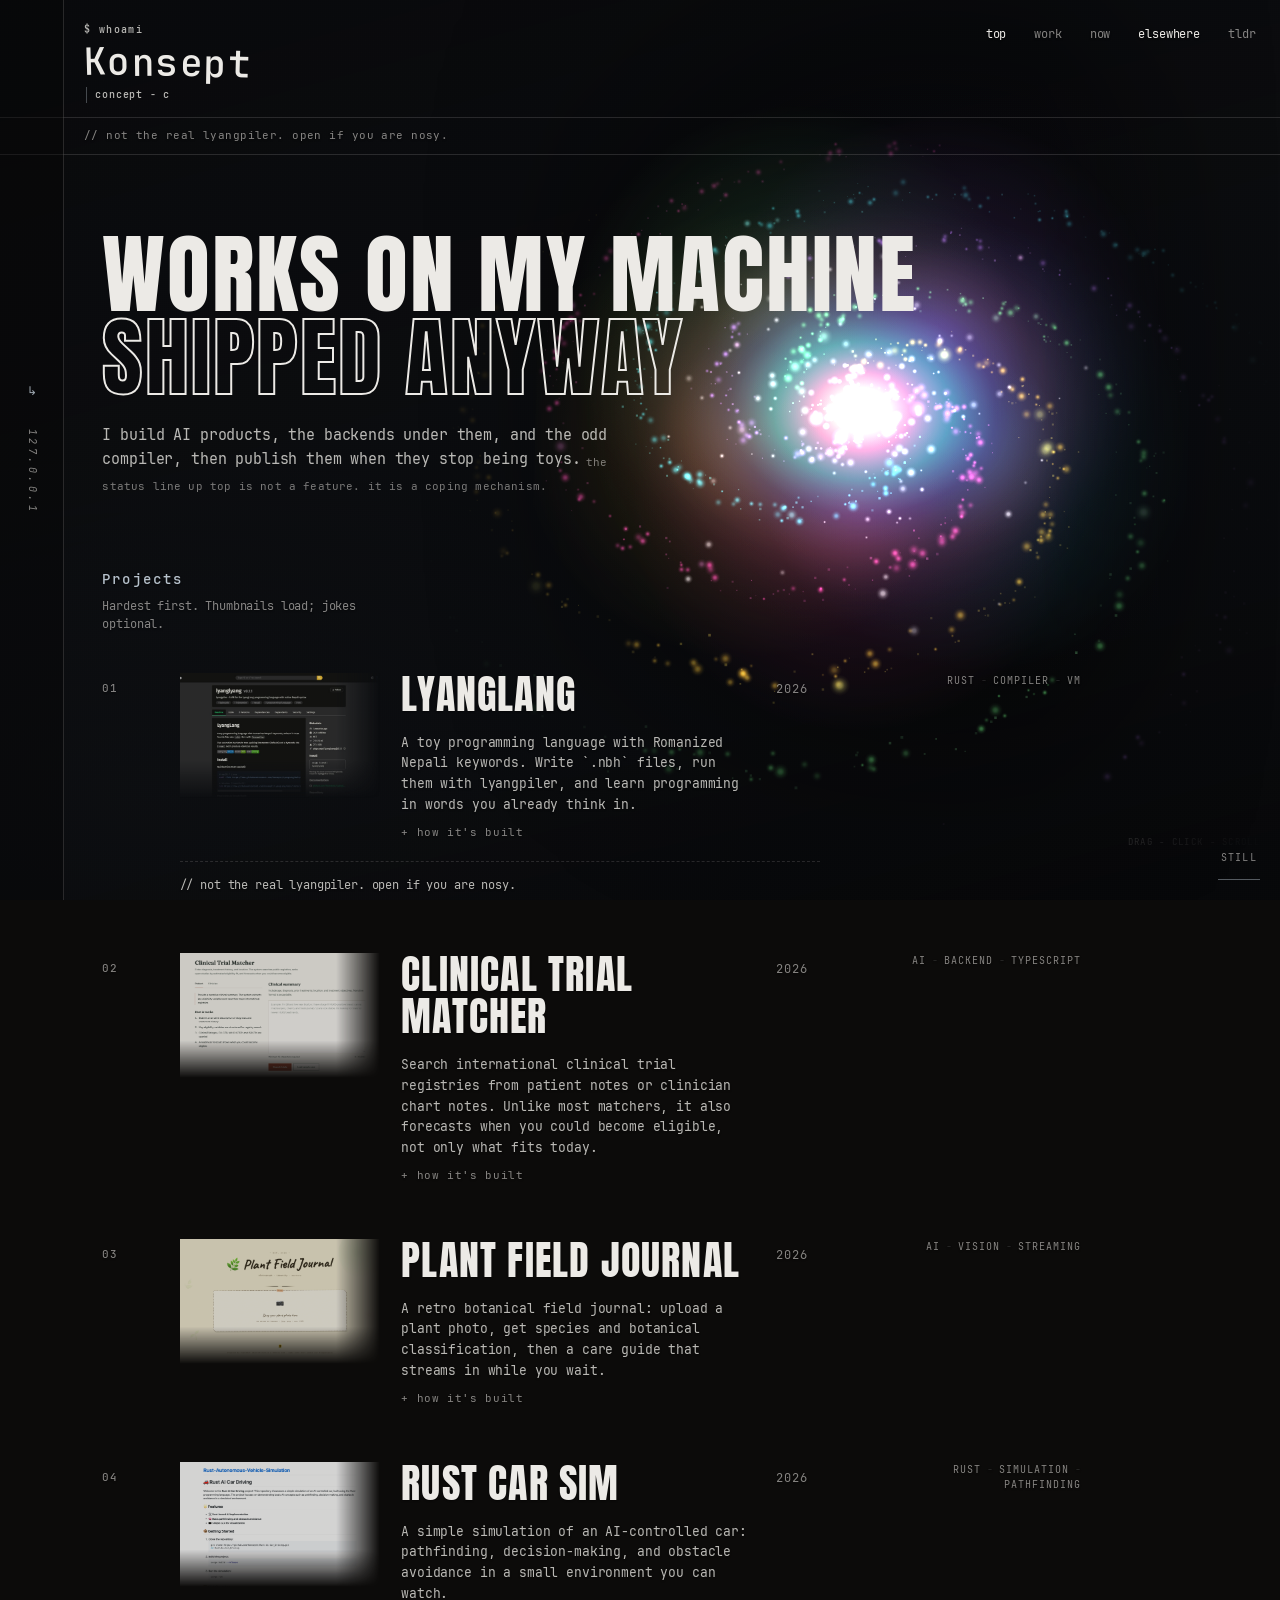
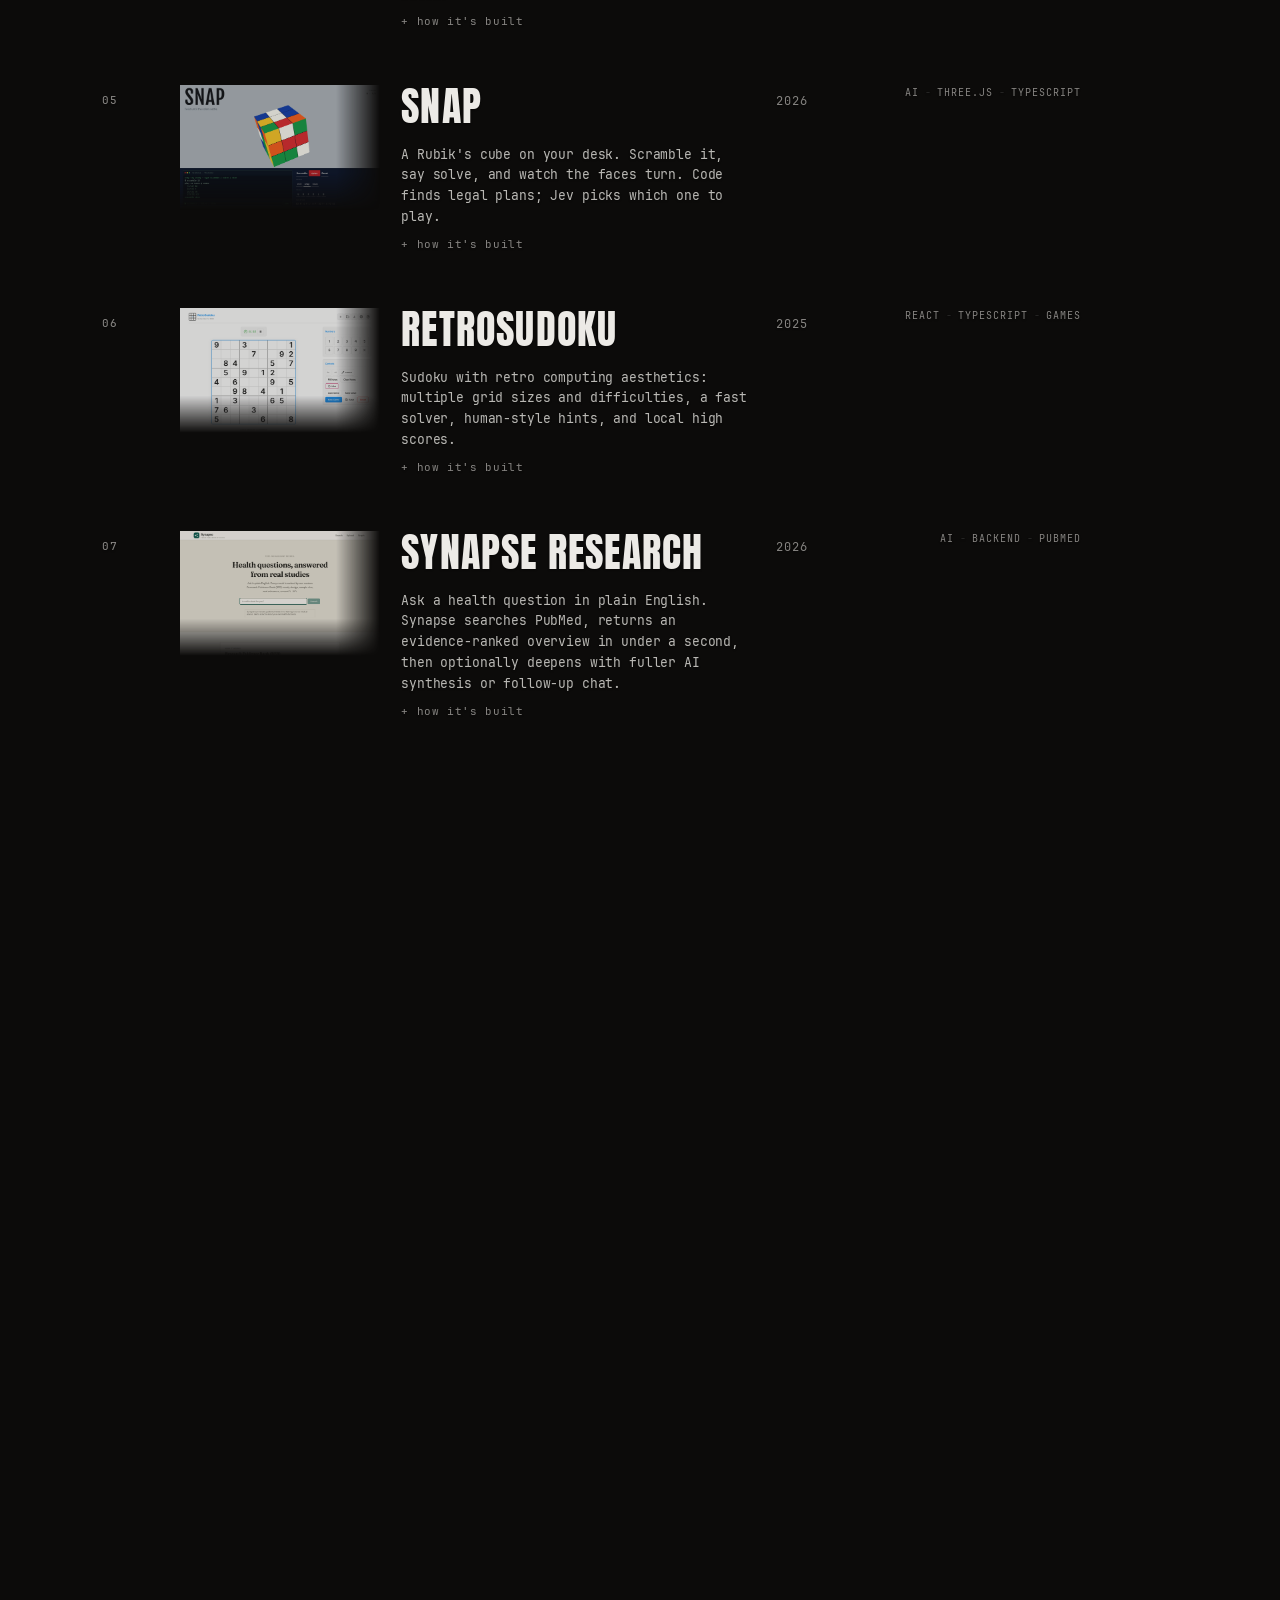
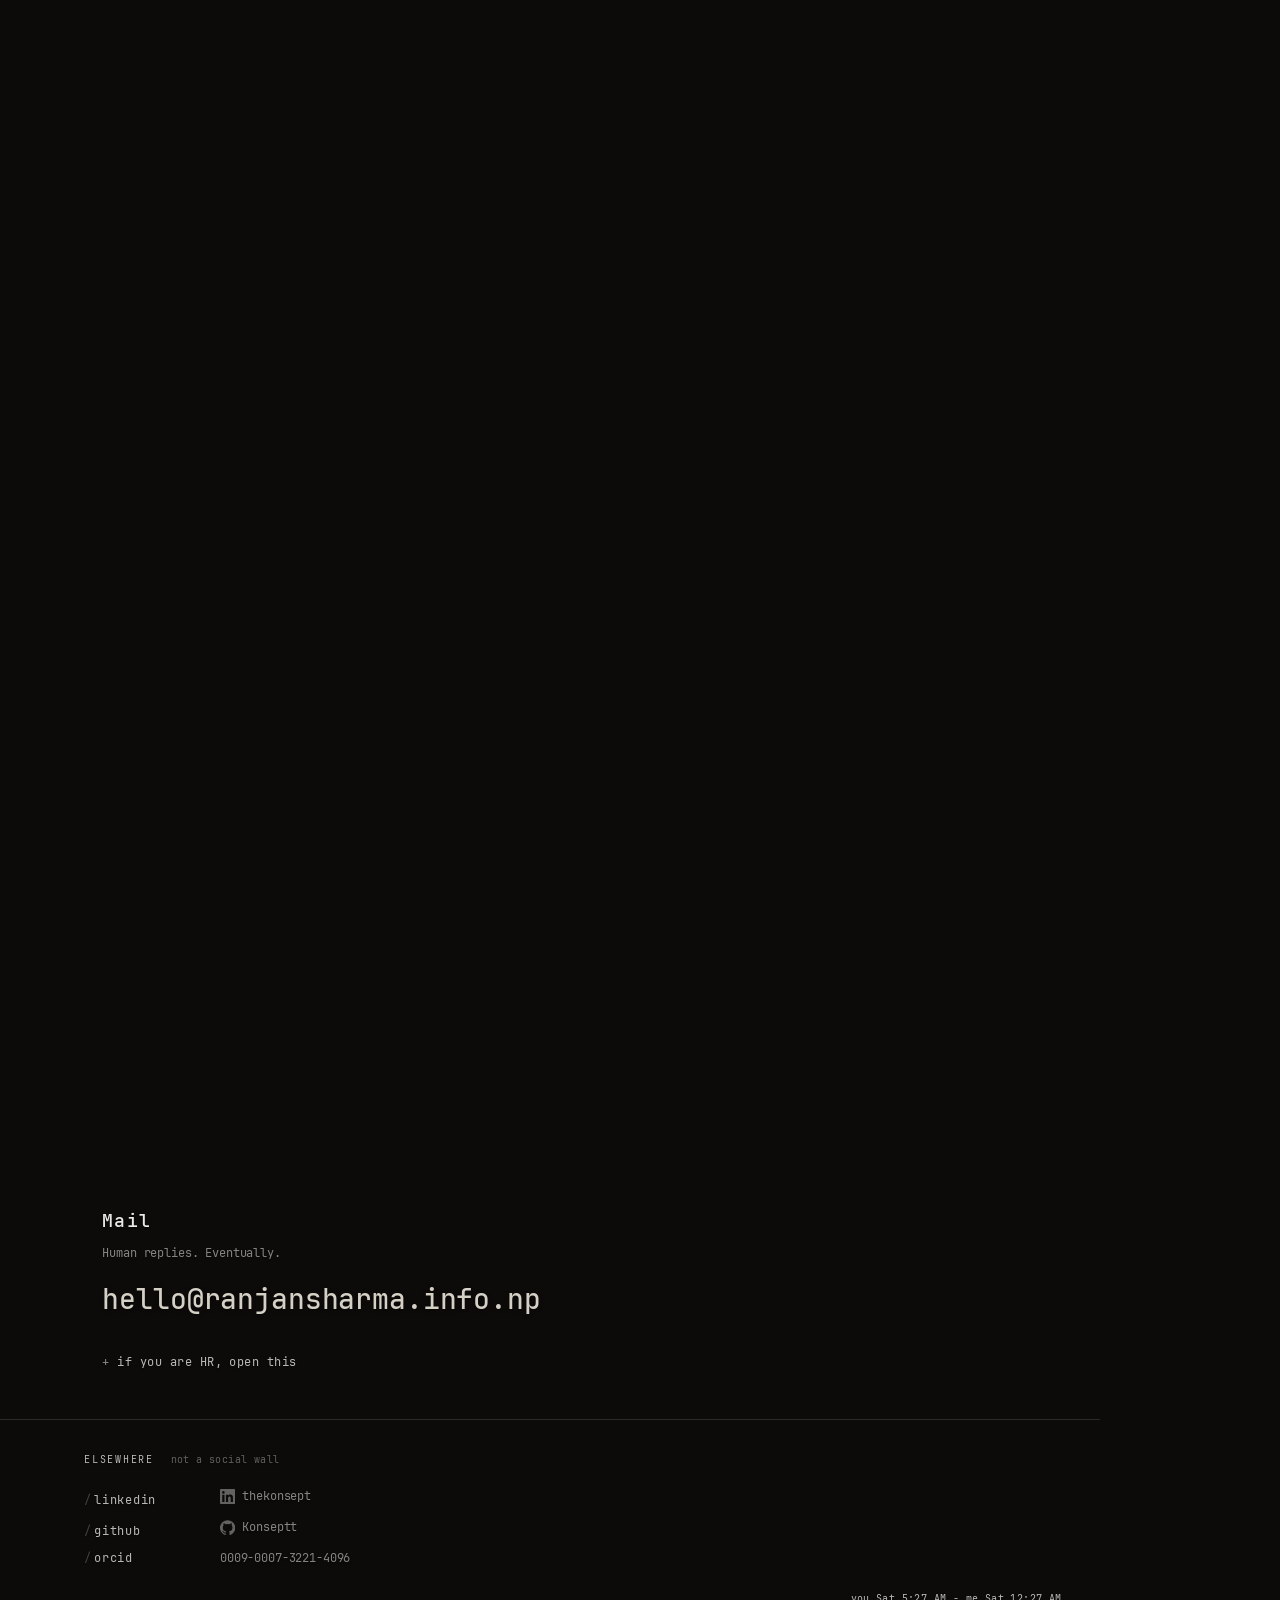
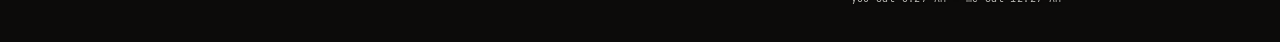
<file: index.html>
<!DOCTYPE html>
<html lang="en">
  <head>
    <meta charset="UTF-8" />
    <meta
      name="viewport"
      content="width=device-width, initial-scale=1.0, viewport-fit=cover"
    />
    <meta name="author" content="Ranjan Sharma" />
    <meta
      name="description"
      content="Ranjan Sharma builds AI products and the backends that keep them honest. Compilers on the side. Portfolio of shipped work - not a slide deck."
    />
    <meta
      name="keywords"
      content="Ranjan Sharma, thekonsept, AI engineer, backend developer, LLM apps, RAG, APIs, Rust, compilers, LyangLang, portfolio"
    />
    <meta
      name="robots"
      content="index, follow, max-image-preview:large, max-snippet:-1, max-video-preview:-1"
    />
    <meta
      name="googlebot"
      content="index, follow, max-image-preview:large, max-snippet:-1, max-video-preview:-1"
    />
    <meta name="theme-color" content="#0c0b0a" />
    <meta name="color-scheme" content="dark" />
    <meta name="application-name" content="works on my machine" />
    <meta name="apple-mobile-web-app-title" content="works on my machine" />
    <meta name="format-detection" content="telephone=no" />
    <meta name="referrer" content="strict-origin-when-cross-origin" />
    <meta
      http-equiv="Content-Security-Policy"
      content="default-src 'self'; base-uri 'self'; object-src 'none'; form-action 'self'; script-src 'self' https://www.clarity.ms https://scripts.clarity.ms; style-src 'self'; font-src 'self'; img-src 'self' https://assets.mixkit.co https://c.bing.com https://c.clarity.ms; media-src 'self' https://assets.mixkit.co; connect-src 'self' https://*.clarity.ms https://c.bing.com;"
    />

    <title>Ranjan Sharma - works on my machine</title>

    <link
      rel="canonical"
      href="https://projects.ranjansharma.info.np/"
    />
    <link rel="alternate" type="text/plain" href="/llms.txt" title="llms.txt" />
    <link rel="sitemap" type="application/xml" href="/sitemap.xml" />
    <link rel="me" href="https://www.linkedin.com/in/thekonsept" />
    <link rel="me" href="https://github.com/Konseptt" />
    <link rel="me" href="mailto:hello@ranjansharma.info.np" />
    <link rel="me" href="https://orcid.org/0009-0007-3221-4096" />

    <meta property="og:type" content="profile" />
    <meta property="og:site_name" content="Ranjan Sharma" />
    <meta
      property="og:url"
      content="https://projects.ranjansharma.info.np/"
    />
    <meta property="og:locale" content="en_US" />
    <meta property="og:title" content="Ranjan Sharma - works on my machine" />
    <meta
      property="og:description"
      content="AI products, the backends under them, and the odd compiler. Ranjan Sharma / Konsept. 15 shipped projects, one mail address."
    />
    <meta property="profile:first_name" content="Ranjan" />
    <meta property="profile:last_name" content="Sharma" />
    <meta property="profile:username" content="thekonsept" />
    <meta
      property="og:image"
      content="https://projects.ranjansharma.info.np/assets/og-card.png?v=2"
    />
    <meta property="og:image:type" content="image/png" />
    <meta property="og:image:width" content="1200" />
    <meta property="og:image:height" content="630" />
    <meta
      property="og:image:alt"
      content="Works on my machine, shipped anyway. Ranjan Sharma / Konsept portfolio card with a spiral galaxy."
    />

    <meta name="twitter:card" content="summary_large_image" />
    <meta name="twitter:title" content="Ranjan Sharma - works on my machine" />
    <meta
      name="twitter:description"
      content="AI products, the backends under them, and the odd compiler. Ranjan Sharma / Konsept. 15 shipped projects, one mail address."
    />
    <meta
      name="twitter:image"
      content="https://projects.ranjansharma.info.np/assets/og-card.png?v=2"
    />
    <meta
      name="twitter:image:alt"
      content="Works on my machine, shipped anyway. Ranjan Sharma / Konsept portfolio card with a spiral galaxy."
    />

    <link rel="icon" href="assets/favicon.svg?v=3" type="image/svg+xml" />
    <link rel="apple-touch-icon" href="assets/favicon.svg?v=3" />
    <link rel="stylesheet" href="styles.css" />
    <script src="assets/clarity.js" defer></script>
    <script type="application/ld+json">
      {
        "@context": "https://schema.org",
        "@graph": [
          {
            "@type": "WebSite",
            "@id": "https://projects.ranjansharma.info.np/#website",
            "url": "https://projects.ranjansharma.info.np/",
            "name": "Ranjan Sharma",
            "alternateName": ["Ranjan Sharma Portfolio"],
            "description": "Official developer portfolio of Ranjan Sharma: AI products, backend systems, and a compiler, all shipped.",
            "inLanguage": "en",
            "publisher": {
              "@id": "https://projects.ranjansharma.info.np/#person"
            }
          },
          {
            "@type": "ProfilePage",
            "@id": "https://projects.ranjansharma.info.np/#profilepage",
            "url": "https://projects.ranjansharma.info.np/",
            "name": "Ranjan Sharma - works on my machine",
            "isPartOf": {
              "@id": "https://projects.ranjansharma.info.np/#website"
            },
            "about": {
              "@id": "https://projects.ranjansharma.info.np/#person"
            },
            "mainEntity": {
              "@id": "https://projects.ranjansharma.info.np/#person"
            },
            "inLanguage": "en"
          },
          {
            "@type": "Person",
            "@id": "https://projects.ranjansharma.info.np/#person",
            "name": "Ranjan Sharma",
            "alternateName": "thekonsept",
            "givenName": "Ranjan",
            "familyName": "Sharma",
            "url": "https://projects.ranjansharma.info.np/",
            "image": "https://projects.ranjansharma.info.np/assets/og-card.png",
            "email": "mailto:hello@ranjansharma.info.np",
            "jobTitle": "AI and Backend Developer",
            "description": "Ranjan Sharma builds AI products and the backends that keep them honest. Compilers on the side.",
            "knowsAbout": [
              "Artificial intelligence",
              "Large language models",
              "Retrieval-augmented generation",
              "Backend development",
              "API design",
              "Rust",
              "TypeScript",
              "Compilers"
            ],
            "sameAs": [
              "https://www.linkedin.com/in/thekonsept",
              "https://github.com/Konseptt",
              "https://orcid.org/0009-0007-3221-4096"
            ]
          },
          {
            "@type": "ItemList",
            "@id": "https://projects.ranjansharma.info.np/#projects",
            "name": "Projects by Ranjan Sharma",
            "itemListOrder": "https://schema.org/ItemListOrderDescending",
            "numberOfItems": 16,
            "itemListElement": [
              { "@type": "ListItem", "position": 1, "url": "https://crates.io/crates/lyanglyang", "name": "LyangLang" },
              { "@type": "ListItem", "position": 2, "url": "https://clinicaltrial.world/", "name": "Clinical Trial Matcher" },
              { "@type": "ListItem", "position": 3, "url": "https://plant.ranjansharma.info.np/", "name": "Plant Field Journal" },
              { "@type": "ListItem", "position": 4, "url": "https://konseptt.github.io/Rust-Autonomous-Vehicle-Simulation/", "name": "Rust Car Sim" },
              { "@type": "ListItem", "position": 5, "url": "https://jev.ranjansharma.info.np/", "name": "SNAP" },
              { "@type": "ListItem", "position": 6, "url": "https://sudoku.ranjansharma.info.np/", "name": "RetroSudoku" },
              { "@type": "ListItem", "position": 7, "url": "https://synapse-research.vercel.app", "name": "Synapse Research" },
              { "@type": "ListItem", "position": 8, "url": "https://lab-escape-beta.vercel.app", "name": "Lab Escape" },
              { "@type": "ListItem", "position": 9, "url": "https://hashpass.ranjansharma.info.np/", "name": "Hashpass" },
              { "@type": "ListItem", "position": 10, "url": "https://page-fault-simulator.vercel.app", "name": "Page Fault Simulator" },
              { "@type": "ListItem", "position": 11, "url": "https://cpu.ranjansharma.info.np/", "name": "CPU Scheduler" },
              { "@type": "ListItem", "position": 12, "url": "https://syllabuscal.ranjansharma.info.np/", "name": "SyllabusCal" },
              { "@type": "ListItem", "position": 13, "url": "https://tos.ranjansharma.info.np/", "name": "PrismClause" },
              { "@type": "ListItem", "position": 14, "url": "https://resume.ranjansharma.info.np/", "name": "Gap Sheet" },
              { "@type": "ListItem", "position": 15, "url": "https://interview.ranjansharma.info.np/", "name": "Interview Forecaster" },
              { "@type": "ListItem", "position": 16, "url": "https://faculty.ranjansharma.info.np/", "name": "The Faculty Ledger" }
            ]
          }
        ]
      }
    </script>
  </head>
  <body>
    <canvas class="cursor-ink" aria-hidden="true"></canvas>
    <div class="video-layer" aria-hidden="true">
      <video
        class="bg-video"
        autoplay
        muted
        loop
        playsinline
        preload="none"
        poster="https://assets.mixkit.co/videos/30574/30574-thumb-720-0.jpg"
      >
        <source
          data-src="https://assets.mixkit.co/videos/30574/30574-720.mp4"
          type="video/mp4"
        />
      </video>
      <div class="video-overlay"></div>
      <div class="video-grain"></div>
    </div>

    <div class="galaxy-layer" aria-hidden="true">
      <canvas id="galaxy-canvas"></canvas>
    </div>

    <a class="skip-link" href="#main">Skip to main content</a>

    <aside class="rail" aria-label="Page">
      <span class="rail-mark" aria-hidden="true">↳</span>
      <span class="rail-slug">127.0.0.1</span>
    </aside>

    <header class="site-header">
      <h1 id="site-name" class="hero-mark reveal">
        <span class="hero-mark-meta mono" aria-hidden="true">$ whoami</span>
        <span class="hero-mark-word" aria-label="Konsept">
          <span class="hero-mark-ch">K</span><span class="hero-mark-ch">o</span
          ><span class="hero-mark-ch">n</span><span class="hero-mark-ch">s</span
          ><span class="hero-mark-ch">e</span><span class="hero-mark-ch">p</span
          ><span class="hero-mark-ch">t</span>
        </span>
        <span class="hero-mark-aside mono">concept - c</span>
      </h1>
      <nav class="nav mono" aria-label="Primary">
        <a href="#main" class="nav-home">top</a>
        <a href="#work">work</a>
        <a href="now/">now</a>
        <a href="#elsewhere" class="nav-out">elsewhere</a>
        <span class="tldr-wrap">
          <button
            type="button"
            class="tldr-open"
            id="tldr-open"
            aria-expanded="false"
            aria-controls="tldr-dialog"
            aria-haspopup="dialog"
          >
            tldr
          </button>
          <div
            class="tldr-msg"
            id="tldr-dialog"
            role="dialog"
            aria-labelledby="tldr-title"
            aria-hidden="true"
            hidden
          >
            <span class="tldr-caret" aria-hidden="true"></span>
            <div class="tldr-sheet">
              <div class="tldr-head">
                <p class="tldr-label mono" id="tldr-title">tldr</p>
                <button type="button" class="tldr-close mono" id="tldr-close" aria-label="Close">
                  close
                </button>
              </div>
              <div class="tldr-readout mono" aria-hidden="true">
                <span class="tldr-readout-prompt">$</span>
                <span class="tldr-readout-line" data-tldr-readout></span>
                <span class="tldr-readout-cursor"></span>
              </div>
              <div class="tldr-body mono">
                <p>
                  <strong>Ranjan Sharma</strong> / Konsept. AI products, the
                  backends under them, one compiler for fun.
                </p>
                <p>
                  Standouts: <strong>Clinical Trial Matcher</strong>,
                  <strong>Synapse</strong>, <strong>LyangLang</strong>. Hire for
                  AI + backend. LLM in front, boring API behind.
                </p>
                <a
                  class="tldr-mail contact-email"
                  href="mailto:hello@ranjansharma.info.np"
                  >hello@ranjansharma.info.np</a
                >
              </div>
            </div>
          </div>
        </span>
      </nav>
    </header>

    <p class="status-line mono" id="status-line" aria-live="polite"></p>

    <main id="main" itemscope itemtype="https://schema.org/Person">
      <meta itemprop="name" content="Ranjan Sharma" />
      <meta itemprop="alternateName" content="thekonsept" />
      <meta itemprop="jobTitle" content="AI and Backend Developer" />
      <meta itemprop="email" content="hello@ranjansharma.info.np" />
      <link itemprop="url" href="https://projects.ranjansharma.info.np/" />
      <link itemprop="sameAs" href="https://www.linkedin.com/in/thekonsept" />
      <link itemprop="sameAs" href="https://github.com/Konseptt" />
      <link itemprop="sameAs" href="https://orcid.org/0009-0007-3221-4096" />

      <section class="hero" data-parallax aria-labelledby="site-name">
        <p class="hero-title">
          <span class="hero-line reveal reveal-delay-1">Works on my machine</span>
          <span class="hero-line hero-line-accent reveal reveal-delay-2"
            >shipped anyway</span
          >
        </p>
        <p class="hero-lede reveal reveal-delay-3" itemprop="description">
          I build AI products, the backends under them, and the odd compiler,
          then publish them when they stop being toys.<span
            class="hero-lede-sub mono"
            aria-hidden="true"
            >the status line up top is not a feature. it is a coping
            mechanism.</span
          >
        </p>
      </section>

      <section id="work" class="section work-section">
        <header class="work-head">
          <h2 class="work-label mono">Projects</h2>
          <p class="whisper">Hardest first. Thumbnails load; jokes optional.</p>
        </header>
        <div id="project-grid" class="project-list"></div>
      </section>

      <section id="contact" class="section contact-section">
        <h2 class="contact-heading mono">Mail</h2>
        <p class="whisper">Human replies. Eventually.</p>
        <a
          class="contact-email magnetic mono"
          href="mailto:hello@ranjansharma.info.np"
          itemprop="email"
          >hello@ranjansharma.info.np</a
        >
        <details class="hr-note mono">
          <summary>if you are HR, open this</summary>
          <dl class="hr-map">
            <dt>"AI products"</dt>
            <dd>knows what a token costs. has paid for it.</dd>
            <dt>"backend"</dt>
            <dd>the part that pages people. I answer the page.</dd>
            <dt>"one compiler"</dt>
            <dd>a real one. Rust. on purpose. not a course project.</dd>
            <dt>"ships"</dt>
            <dd>commit history has timestamps after 2am. they compile.</dd>
            <dt>years with [framework from last year]</dt>
            <dd>all of them.</dd>
            <dt>notice period</dt>
            <dd>however long the offer letter takes to load.</dd>
            <dt>salary expectations</dt>
            <dd>yes.</dd>
          </dl>
        </details>
      </section>
    </main>

    <aside class="hire-toast mono" id="hire-toast" role="status" hidden>
      <p class="hire-toast-head">
        <span class="hire-toast-dot" aria-hidden="true"></span>open_to_work = true
      </p>
      <p class="hire-toast-body">
        Actively looking: jobs, internships, the thing in between where you
        still pay me. AI + backend. Remote, onsite, or a chair that does not
        squeak.
      </p>
      <p class="hire-toast-actions">
        <a class="hire-toast-mail" href="mailto:hello@ranjansharma.info.np?subject=we%20should%20talk">mail me</a>
        <button type="button" class="hire-toast-close" id="hire-toast-close">
          not hiring, just lurking
        </button>
      </p>
    </aside>

    <footer id="elsewhere" class="site-footer">
      <p class="elsewhere-label mono">elsewhere <span class="elsewhere-aside">not a social wall</span></p>
      <ul class="elsewhere-list mono">
        <li>
          <span class="elsewhere-key">linkedin</span>
          <a
            class="elsewhere-social"
            href="https://www.linkedin.com/in/thekonsept"
            rel="me noopener noreferrer"
            target="_blank"
          >
            <svg class="social-ico" viewBox="0 0 24 24" aria-hidden="true" focusable="false">
              <path
                fill="currentColor"
                d="M20.45 20.45h-3.55v-5.57c0-1.33-.02-3.04-1.85-3.04-1.85 0-2.14 1.45-2.14 2.94v5.67H9.36V9h3.41v1.56h.05c.48-.9 1.64-1.85 3.37-1.85 3.6 0 4.27 2.37 4.27 5.46v6.28zM5.34 7.43a2.06 2.06 0 1 1 0-4.12 2.06 2.06 0 0 1 0 4.12zM7.12 20.45H3.56V9h3.56v11.45zM22.23 0H1.77C.79 0 0 .77 0 1.73v20.54C0 23.23.79 24 1.77 24h20.46c.98 0 1.77-.77 1.77-1.73V1.73C24 .77 23.21 0 22.23 0z"
              />
            </svg>
            <span>thekonsept</span>
          </a>
        </li>
        <li>
          <span class="elsewhere-key">github</span>
          <a
            class="elsewhere-social"
            href="https://github.com/Konseptt"
            rel="me noopener noreferrer"
            target="_blank"
          >
            <svg class="social-ico" viewBox="0 0 24 24" aria-hidden="true" focusable="false">
              <path
                fill="currentColor"
                d="M12 .3a12 12 0 0 0-3.79 23.4c.6.11.82-.26.82-.58v-2.02c-3.34.73-4.04-1.61-4.04-1.61-.55-1.39-1.34-1.76-1.34-1.76-1.09-.75.08-.73.08-.73 1.21.08 1.85 1.24 1.85 1.24 1.07 1.84 2.81 1.31 3.5 1 .11-.78.42-1.31.76-1.61-2.67-.3-5.47-1.33-5.47-5.93 0-1.31.47-2.38 1.24-3.22-.12-.3-.54-1.52.12-3.18 0 0 1.01-.32 3.3 1.23a11.5 11.5 0 0 1 6 0c2.29-1.55 3.3-1.23 3.3-1.23.66 1.66.24 2.88.12 3.18.77.84 1.23 1.91 1.23 3.22 0 4.61-2.81 5.62-5.49 5.92.43.37.81 1.1.81 2.22v3.29c0 .32.22.7.82.58A12 12 0 0 0 12 .3z"
              />
            </svg>
            <span>Konseptt</span>
          </a>
        </li>
        <li>
          <span class="elsewhere-key">orcid</span>
          <a
            href="https://orcid.org/0009-0007-3221-4096"
            rel="me noopener noreferrer"
            target="_blank"
            >0009-0007-3221-4096</a
          >
        </li>
      </ul>
      <div class="site-footer-meta mono">
        <span class="footer-time" id="footer-time"></span>
      </div>
    </footer>

    <script src="projects.js"></script>
    <script src="main.js"></script>
    <script src="lyang-demo.js"></script>
    <script src="galaxy.js"></script>
  </body>
</html>
</file>
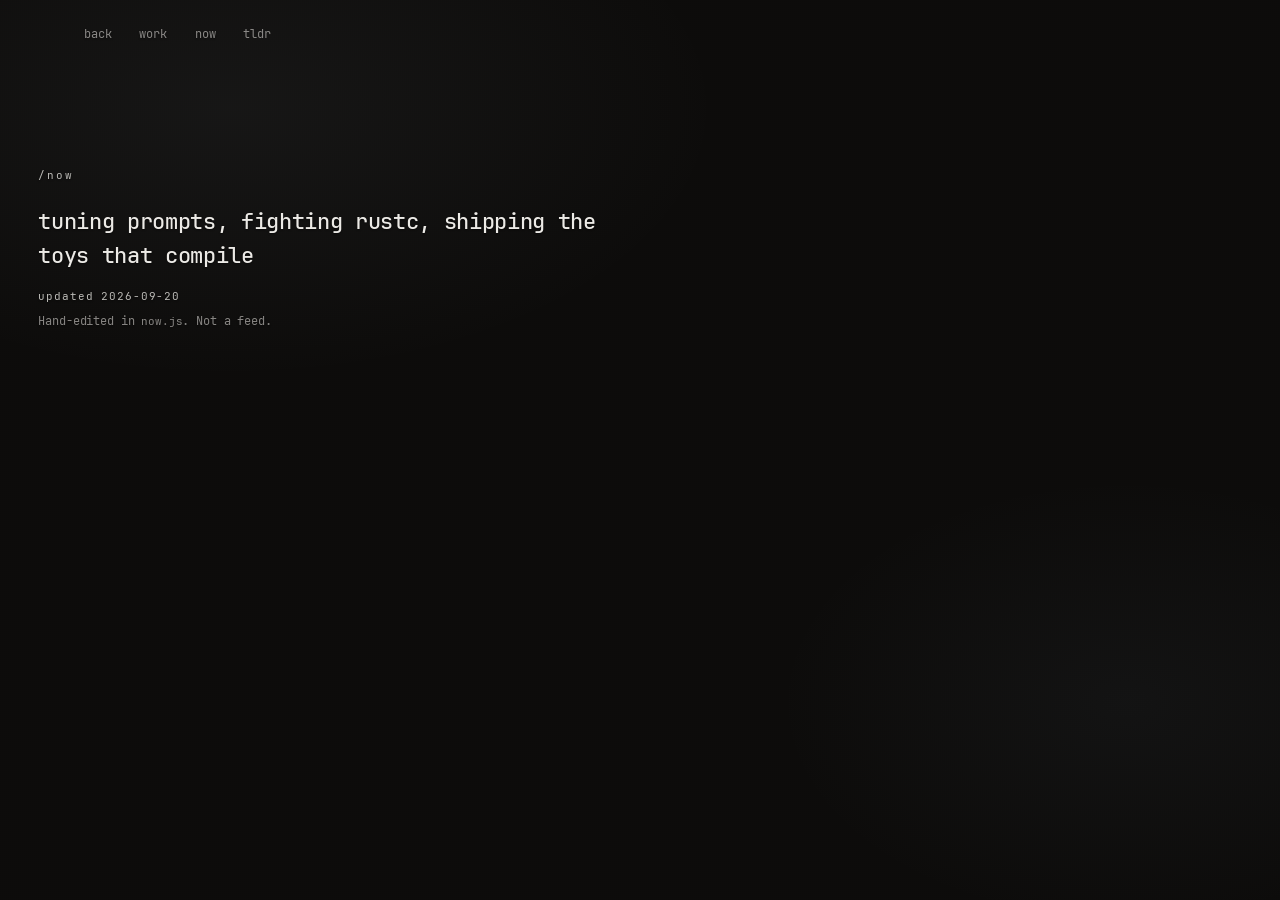
<file: now/index.html>
<!DOCTYPE html>
<html lang="en">
  <head>
    <meta charset="UTF-8" />
    <meta
      name="viewport"
      content="width=device-width, initial-scale=1.0, viewport-fit=cover"
    />
    <meta name="author" content="Ranjan Sharma" />
    <meta
      name="description"
      content="What Ranjan Sharma (Konsept) is doing right now. One line, updated by hand. Not a blog."
    />
    <meta name="robots" content="index, follow" />
    <meta name="theme-color" content="#0c0b0a" />
    <meta name="color-scheme" content="dark" />
    <meta name="referrer" content="strict-origin-when-cross-origin" />
    <meta
      http-equiv="Content-Security-Policy"
      content="default-src 'self'; base-uri 'self'; object-src 'none'; form-action 'self'; script-src 'self'; style-src 'self'; font-src 'self'; img-src 'self'; connect-src 'self';"
    />
    <title>now - Konsept</title>
    <link rel="canonical" href="https://projects.ranjansharma.info.np/now/" />
    <link rel="alternate" type="text/plain" href="/llms.txt" title="llms.txt" />

    <meta property="og:type" content="website" />
    <meta property="og:site_name" content="Ranjan Sharma" />
    <meta property="og:url" content="https://projects.ranjansharma.info.np/now/" />
    <meta property="og:locale" content="en_US" />
    <meta property="og:title" content="now - Konsept" />
    <meta
      property="og:description"
      content="What Ranjan Sharma (Konsept) is doing right now. One line, updated by hand. Not a blog."
    />
    <meta
      property="og:image"
      content="https://projects.ranjansharma.info.np/assets/og-card.png?v=2"
    />
    <meta property="og:image:type" content="image/png" />
    <meta property="og:image:width" content="1200" />
    <meta property="og:image:height" content="630" />
    <meta
      property="og:image:alt"
      content="Works on my machine, shipped anyway. Ranjan Sharma / Konsept portfolio card."
    />
    <meta name="twitter:card" content="summary_large_image" />
    <meta name="twitter:title" content="now - Konsept" />
    <meta
      name="twitter:description"
      content="What Ranjan Sharma (Konsept) is doing right now. One line, updated by hand. Not a blog."
    />
    <meta
      name="twitter:image"
      content="https://projects.ranjansharma.info.np/assets/og-card.png?v=2"
    />

    <link rel="icon" href="../assets/favicon.svg?v=3" type="image/svg+xml" />
    <link rel="stylesheet" href="../styles.css" />
    <script type="application/ld+json">
      {
        "@context": "https://schema.org",
        "@type": "WebPage",
        "@id": "https://projects.ranjansharma.info.np/now/#webpage",
        "url": "https://projects.ranjansharma.info.np/now/",
        "name": "now - Konsept",
        "description": "What Ranjan Sharma (Konsept) is doing right now. One line, updated by hand.",
        "inLanguage": "en",
        "isPartOf": { "@id": "https://projects.ranjansharma.info.np/#website" },
        "about": { "@id": "https://projects.ranjansharma.info.np/#person" }
      }
    </script>
  </head>
  <body class="now-page">
    <canvas class="cursor-ink" aria-hidden="true"></canvas>
    <div class="atmosphere" aria-hidden="true">
      <div class="atmosphere-wash"></div>
      <div class="atmosphere-grain"></div>
    </div>

    <a class="skip-link" href="#now">Skip to now</a>

    <header class="site-header">
      <nav class="nav mono" aria-label="Primary">
        <a href="../">back</a>
        <a href="../#work">work</a>
        <a href="./" aria-current="page">now</a>
        <span class="tldr-wrap">
          <button
            type="button"
            class="tldr-open"
            id="tldr-open"
            aria-expanded="false"
            aria-controls="tldr-dialog"
            aria-haspopup="dialog"
          >
            tldr
          </button>
          <div
            class="tldr-msg"
            id="tldr-dialog"
            role="dialog"
            aria-labelledby="tldr-title"
            aria-hidden="true"
            hidden
          >
            <span class="tldr-caret" aria-hidden="true"></span>
            <div class="tldr-sheet">
              <div class="tldr-head">
                <p class="tldr-label mono" id="tldr-title">tldr</p>
                <button type="button" class="tldr-close mono" id="tldr-close" aria-label="Close">
                  close
                </button>
              </div>
              <div class="tldr-readout mono" aria-hidden="true">
                <span class="tldr-readout-prompt">$</span>
                <span class="tldr-readout-line" data-tldr-readout></span>
                <span class="tldr-readout-cursor"></span>
              </div>
              <div class="tldr-body mono">
                <p>
                  <strong>Ranjan Sharma</strong> / Konsept. AI products, the
                  backends under them, one compiler for fun.
                </p>
                <p>
                  Standouts: <strong>Clinical Trial Matcher</strong>,
                  <strong>Synapse</strong>, <strong>LyangLang</strong>. Hire for
                  AI + backend. LLM in front, boring API behind.
                </p>
                <a
                  class="tldr-mail contact-email"
                  href="mailto:hello@ranjansharma.info.np"
                  >hello@ranjansharma.info.np</a
                >
              </div>
            </div>
          </div>
        </span>
      </nav>
    </header>

    <main id="now" class="now-main">
      <p class="now-kicker mono">/now</p>
      <p class="now-line" id="now-line"></p>
      <p class="now-updated mono" id="now-updated"></p>
      <p class="now-foot whisper">
        Hand-edited in <code>now.js</code>. Not a feed.
      </p>
    </main>

    <script src="../now.js"></script>
    <script src="../main.js"></script>
  </body>
</html>
</file>
<file: styles.css>
:root {
  --void: #0c0b0a;
  --ink: #eceae6;
  --dim: rgba(236, 234, 230, 0.78);
  --muted: rgba(236, 234, 230, 0.55);
  --faint: rgba(236, 234, 230, 0.14);
  --mark: #b7c2cc;
  --acid: #d5d0c6;
  --font-display: "Anton", impact, sans-serif;
  --font-mono: "JetBrains Mono", ui-monospace, monospace;
  --rail: clamp(2.5rem, 5vw, 4rem);
}

@font-face {
  font-family: "Anton";
  font-style: normal;
  font-weight: 400;
  font-display: swap;
  src: url("assets/fonts/Anton-Regular.woff2") format("woff2");
}

@font-face {
  font-family: "JetBrains Mono";
  font-style: normal;
  font-weight: 400;
  font-display: swap;
  src: url("assets/fonts/JetBrainsMono-Regular.woff2") format("woff2");
}

@font-face {
  font-family: "JetBrains Mono";
  font-style: italic;
  font-weight: 400;
  font-display: swap;
  src: url("assets/fonts/JetBrainsMono-Italic.woff2") format("woff2");
}

@font-face {
  font-family: "JetBrains Mono";
  font-style: normal;
  font-weight: 500;
  font-display: swap;
  src: url("assets/fonts/JetBrainsMono-Medium.woff2") format("woff2");
}

@font-face {
  font-family: "JetBrains Mono";
  font-style: normal;
  font-weight: 600;
  font-display: swap;
  src: url("assets/fonts/JetBrainsMono-SemiBold.woff2") format("woff2");
}

*,
*::before,
*::after {
  box-sizing: border-box;
}

html {
  scroll-behavior: smooth;
}

@media (prefers-reduced-motion: reduce) {
  html {
    scroll-behavior: auto;
  }
  *,
  *::before,
  *::after {
    animation-duration: 0.01ms !important;
    animation-iteration-count: 1 !important;
    transition-duration: 0.01ms !important;
  }
}

body {
  margin: 0;
  min-height: 100vh;
  font-family: var(--font-mono);
  font-size: 0.9rem;
  line-height: 1.65;
  color: var(--ink);
  background: var(--void);
  overflow-x: hidden;
  font-feature-settings: "ss01" 0;
  letter-spacing: -0.01em;
}

/* Slight shadow so type stays readable */
main,
.site-header,
.site-footer,
.status-line {
  text-shadow: 0 1px 2px rgba(0, 0, 0, 0.45);
}

/* Landing hero + stamp: no shadow layer (cleaner stroke text) */
.hero,
.hero *,
.hero-mark,
.hero-mark * {
  text-shadow: none;
}

.mono {
  font-family: var(--font-mono);
}

/* Background video (lazy-loaded in main.js) */
.video-layer {
  position: fixed;
  inset: 0;
  z-index: 0;
  pointer-events: none;
  overflow: hidden;
  background: var(--void);
}

.bg-video {
  position: absolute;
  inset: 50% auto auto 50%;
  min-width: 100%;
  min-height: 100%;
  width: auto;
  height: auto;
  transform: translate3d(-50%, -50%, 0);
  object-fit: cover;
  /* Cool grade: kills stock neon orange without dropping the clip */
  filter: grayscale(0.85) contrast(1.12) brightness(0.42);
  will-change: transform;
}

.video-overlay {
  position: absolute;
  inset: 0;
  background: linear-gradient(
      165deg,
      rgba(8, 9, 12, 0.88) 0%,
      rgba(10, 12, 16, 0.7) 42%,
      rgba(8, 10, 14, 0.68) 72%,
      rgba(6, 7, 9, 0.88) 100%
    ),
    radial-gradient(
      ellipse 90% 70% at 12% 88%,
      rgba(183, 194, 204, 0.05),
      transparent 55%
    );
}

.video-grain {
  position: absolute;
  inset: 0;
  opacity: 0.3;
  background-image: repeating-linear-gradient(
      0deg,
      transparent,
      transparent 1px,
      rgba(255, 255, 255, 0.02) 1px,
      rgba(255, 255, 255, 0.02) 2px
    ),
    repeating-linear-gradient(
      90deg,
      transparent,
      transparent 1px,
      rgba(255, 255, 255, 0.015) 1px,
      rgba(255, 255, 255, 0.015) 2px
    );
  mix-blend-mode: overlay;
}

@media (max-width: 768px) {
  .video-grain {
    opacity: 0.22;
  }
}

/* Note pages keep a quiet void (no video) */
.atmosphere {
  position: fixed;
  inset: 0;
  z-index: 0;
  pointer-events: none;
  overflow: hidden;
  background: var(--void);
}

.atmosphere-wash {
  position: absolute;
  inset: 0;
  background: radial-gradient(
      ellipse 70% 55% at 18% 12%,
      rgba(183, 194, 204, 0.06),
      transparent 55%
    ),
    radial-gradient(
      ellipse 55% 50% at 88% 78%,
      rgba(140, 160, 180, 0.05),
      transparent 50%
    );
}

.atmosphere-grain {
  position: absolute;
  inset: 0;
  opacity: 0.35;
  background-image: repeating-linear-gradient(
      0deg,
      transparent,
      transparent 1px,
      rgba(255, 255, 255, 0.02) 1px,
      rgba(255, 255, 255, 0.02) 2px
    ),
    repeating-linear-gradient(
      90deg,
      transparent,
      transparent 1px,
      rgba(255, 255, 255, 0.015) 1px,
      rgba(255, 255, 255, 0.015) 2px
    );
  mix-blend-mode: overlay;
}

@media (max-width: 768px) {
  .atmosphere-grain {
    opacity: 0.22;
  }
}

/*
  Spiral galaxy: immersive particle field (galaxy.js).
  Desktop: right field, pointer-interactive.
  Phone: full vignette, ambient motion + poke control (scroll stays free).
*/
.galaxy-layer {
  position: fixed;
  top: 0;
  right: 0;
  width: min(68vw, 1100px);
  height: 100vh;
  height: 100dvh;
  z-index: 0;
  pointer-events: none;
  overflow: hidden;
  display: block;
  -webkit-mask-image: linear-gradient(
      90deg,
      transparent 0%,
      #000 18%,
      #000 72%,
      transparent 100%
    ),
    radial-gradient(ellipse 95% 90% at 62% 42%, #000 42%, transparent 88%);
  mask-image: linear-gradient(
      90deg,
      transparent 0%,
      #000 18%,
      #000 72%,
      transparent 100%
    ),
    radial-gradient(ellipse 95% 90% at 62% 42%, #000 42%, transparent 88%);
  -webkit-mask-composite: source-in;
  mask-composite: intersect;
}

.galaxy-layer.is-live {
  pointer-events: auto;
  cursor: crosshair;
}

.galaxy-layer.is-live::after {
  content: "drag - click - scroll";
  position: absolute;
  right: 1.25rem;
  bottom: 3.1rem;
  z-index: 1;
  font-family: var(--font-mono);
  font-size: 0.58rem;
  letter-spacing: 0.14em;
  text-transform: uppercase;
  color: rgba(236, 234, 230, 0.35);
  pointer-events: none;
  transition: color 0.3s ease, opacity 0.3s ease;
}

.galaxy-layer.is-live:hover::after {
  color: rgba(236, 234, 230, 0.55);
}

.galaxy-layer.is-grabbing {
  cursor: grabbing;
}

.galaxy-layer.is-grabbing::after {
  opacity: 0;
}

.galaxy-layer::before {
  content: "";
  position: absolute;
  inset: 0;
  background: radial-gradient(
    ellipse 82% 74% at 60% 42%,
    rgba(8, 4, 20, 0.55) 0%,
    rgba(0, 0, 0, 0.28) 48%,
    rgba(0, 0, 0, 0.06) 74%,
    transparent 92%
  );
  pointer-events: none;
}

.galaxy-layer canvas {
  position: absolute;
  inset: 0;
  width: 100%;
  height: 100%;
  touch-action: none;
}

.galaxy-poke {
  position: fixed;
  right: max(0.85rem, env(safe-area-inset-right));
  bottom: max(0.85rem, env(safe-area-inset-bottom));
  z-index: 5;
  appearance: none;
  border: 0;
  border-bottom: 1px solid rgba(183, 194, 204, 0.45);
  background: transparent;
  color: var(--muted);
  font-size: 0.62rem;
  letter-spacing: 0.12em;
  text-transform: uppercase;
  padding: 0.55rem 0.2rem;
  min-height: 44px;
  cursor: pointer;
  pointer-events: auto;
  touch-action: manipulation;
  -webkit-tap-highlight-color: transparent;
}

.galaxy-poke:active,
.galaxy-poke:focus-visible {
  color: var(--ink);
  outline: none;
}

.motion-toggle {
  position: fixed;
  right: max(1.1rem, env(safe-area-inset-right));
  bottom: max(1.1rem, env(safe-area-inset-bottom));
  left: auto;
  z-index: 5;
  appearance: none;
  border: 0;
  border-bottom: 1px solid rgba(183, 194, 204, 0.45);
  background: transparent;
  color: var(--muted);
  font-size: 0.62rem;
  letter-spacing: 0.12em;
  text-transform: uppercase;
  padding: 0.55rem 0.2rem;
  min-height: 44px;
  cursor: pointer;
  pointer-events: auto;
  touch-action: manipulation;
  -webkit-tap-highlight-color: transparent;
}

.motion-toggle:active,
.motion-toggle:focus-visible {
  color: var(--ink);
  outline: none;
}

/* Sit with the galaxy field (right), above poke when that control is present */
@media (hover: none), (pointer: coarse) {
  .motion-toggle {
    bottom: calc(2.85rem + env(safe-area-inset-bottom, 0px));
  }
}

@media (min-width: 901px) {
  .motion-toggle {
    /* Align to the galaxy panel’s lower-right, not the page chrome */
    right: max(1.25rem, env(safe-area-inset-right));
    bottom: max(1.25rem, env(safe-area-inset-bottom));
  }
}

@media (hover: hover) and (pointer: fine) {
  .galaxy-poke {
    display: none;
  }
}

@media (max-width: 900px) {
  .galaxy-layer {
    left: 0;
    width: 100%;
    opacity: 0.72;
    -webkit-mask-image: linear-gradient(
        180deg,
        #000 0%,
        #000 42%,
        transparent 88%
      ),
      radial-gradient(ellipse 120% 90% at 70% 18%, #000 30%, transparent 75%);
    mask-image: linear-gradient(180deg, #000 0%, #000 42%, transparent 88%),
      radial-gradient(ellipse 120% 90% at 70% 18%, #000 30%, transparent 75%);
  }

  .galaxy-layer::before {
    background: radial-gradient(
      ellipse 90% 70% at 70% 20%,
      rgba(0, 0, 0, 0.7) 0%,
      rgba(0, 0, 0, 0.4) 45%,
      transparent 78%
    );
  }
}

/* Rail */
.rail {
  position: fixed;
  left: 0;
  top: 0;
  bottom: 0;
  width: var(--rail);
  z-index: 4;
  display: flex;
  flex-direction: column;
  align-items: center;
  justify-content: center;
  gap: 2rem;
  border-right: 1px solid var(--faint);
  background: rgba(5, 5, 5, 0.4);
  pointer-events: none;
}

.rail-mark {
  color: var(--mark);
  font-size: 0.75rem;
  line-height: 1;
  opacity: 0.85;
}

.rail-slug {
  writing-mode: vertical-rl;
  text-orientation: mixed;
  font-size: 0.62rem;
  letter-spacing: 0.35em;
  text-transform: lowercase;
  color: var(--muted);
  font-style: italic;
}

@media (max-width: 640px) {
  .rail {
    display: none;
  }
}

/* Colour trail behind the native cursor (desktop, motion allowed) */
.cursor-ink {
  display: none;
}

@media (hover: hover) and (pointer: fine) and (prefers-reduced-motion: no-preference) {
  .cursor-ink {
    display: block;
    position: fixed;
    inset: 0;
    width: 100%;
    height: 100%;
    z-index: 9998;
    pointer-events: none;
    mix-blend-mode: screen;
  }

  @supports (mix-blend-mode: plus-lighter) {
    .cursor-ink {
      mix-blend-mode: plus-lighter;
    }
  }
}

.skip-link {
  position: absolute;
  left: -9999px;
  top: 0.75rem;
  z-index: 10001;
  padding: 0.5rem 1rem;
  background: var(--mark);
  color: #0c0b0a;
  font-family: var(--font-mono);
  font-weight: 600;
}
.skip-link:focus {
  left: calc(var(--rail) + 0.75rem);
}

@media (max-width: 640px) {
  .skip-link:focus {
    left: 0.75rem;
  }
}

/* Header: whoami stamp left, nav right. No strip, no rule. */
.site-header {
  position: relative;
  z-index: 2;
  display: flex;
  align-items: flex-start;
  justify-content: space-between;
  gap: 1.5rem;
  padding: 1.35rem 1.5rem 0.9rem calc(var(--rail) + 1.25rem);
}

.site-header .nav {
  padding-top: 0.2rem;
}

.site-header:has(.tldr-wrap.is-open) {
  z-index: 40;
}

@media (max-width: 640px) {
  .site-header {
    padding-left: 1.25rem;
  }
}

.nav {
  display: flex;
  flex-wrap: wrap;
  gap: 1.25rem 1.75rem;
  font-size: 0.75rem;
  text-transform: lowercase;
}

.nav a {
  color: var(--muted);
  text-decoration: none;
  transition: color 0.15s;
}
.nav a:hover,
.nav a:focus-visible {
  color: var(--mark);
}

.nav-home {
  color: var(--ink) !important;
}

.nav-out {
  color: var(--ink) !important;
}

main {
  position: relative;
  z-index: 1;
  padding-left: var(--rail);
}

@media (max-width: 640px) {
  main {
    padding-left: 0;
  }
}

/* Hero */
.hero {
  padding: clamp(2.5rem, 6vw, 5rem) clamp(1.25rem, 3vw, 2.5rem) 2rem;
  max-width: 1100px;
}

/* Handle as a stamped whoami - lives in the header, left of nav */
.hero-mark {
  position: relative;
  margin: 0;
  display: flex;
  flex-direction: column;
  align-items: flex-start;
  gap: 0.35rem;
  transform: rotate(-1.2deg);
  transform-origin: left center;
}

.hero-mark-meta {
  font-size: 0.62rem;
  letter-spacing: 0.14em;
  text-transform: lowercase;
  color: var(--dim);
}

.hero-mark-word {
  display: inline-flex;
  align-items: baseline;
  font-family: var(--font-mono);
  font-weight: 600;
  font-size: clamp(1.55rem, 4.5vw, 2.35rem);
  line-height: 1;
  color: var(--ink);
  letter-spacing: 0.02em;
}

.hero-mark-ch {
  display: inline-block;
  /* Hand-stamp offsets: uneven on purpose, same every load. --i is the letter index. */
  transform: translateY(calc(var(--i) * 0.4px - 1.2px))
    rotate(calc((var(--i) - 3) * 0.55deg));
}

.hero-mark-ch:nth-child(1) { --i: 0; }
.hero-mark-ch:nth-child(2) { --i: 1; margin-left: -0.02em; }
.hero-mark-ch:nth-child(3) { --i: 2; margin-left: 0.03em; }
.hero-mark-ch:nth-child(4) { --i: 3; margin-left: -0.015em; }
.hero-mark-ch:nth-child(5) { --i: 4; margin-left: 0.04em; }
.hero-mark-ch:nth-child(6) { --i: 5; margin-left: -0.025em; }
.hero-mark-ch:nth-child(7) { --i: 6; margin-left: 0.02em; }

.hero-mark-aside {
  font-size: 0.62rem;
  letter-spacing: 0.08em;
  text-transform: lowercase;
  color: var(--dim);
  padding-left: 0.15rem;
  border-left: 1px solid rgba(183, 194, 204, 0.35);
  margin-left: 0.1rem;
  padding-left: 0.55rem;
}

@media (prefers-reduced-motion: reduce) {
  .hero-mark {
    transform: none;
  }

  .hero-mark-ch {
    transform: none;
    margin-left: 0 !important;
  }
}

.hero-title {
  font-family: var(--font-display);
  font-weight: 400;
  font-size: clamp(2.4rem, 10vw, 5.5rem);
  line-height: 0.95;
  text-wrap: balance;
  letter-spacing: 0.02em;
  text-transform: uppercase;
  margin: 0 0 1.5rem;
}

.hero-lede strong {
  color: var(--ink);
  font-weight: 600;
}

.hero-line {
  display: block;
}

.hero-line-accent {
  color: transparent;
  -webkit-text-stroke: 2px var(--ink);
}

@supports not (-webkit-text-stroke: 1px red) {
  .hero-line-accent {
    color: var(--void);
  }
}

.hero-lede {
  max-width: 58ch;
  color: var(--dim);
  font-size: 0.92rem;
  line-height: 1.65;
  margin: 0;
}

/* Soft drop after "toys" — not a hard <sub>, not a separate // block */
.hero-lede-sub {
  display: inline;
  margin-left: 0.45em;
  font-size: 0.78em;
  letter-spacing: 0.015em;
  color: var(--muted);
  opacity: 0.9;
  vertical-align: -0.12em;
}

/* Recruiter translation layer - lives under the mail link */
.hr-note {
  margin: 1.75rem 0 0;
  max-width: 58ch;
  font-size: 0.74rem;
  line-height: 1.55;
  color: var(--muted);
}

.hr-note summary {
  cursor: pointer;
  width: fit-content;
  letter-spacing: 0.04em;
  color: var(--dim);
  list-style: none;
}

.hr-note summary::before {
  content: "+ ";
  color: var(--muted);
}

.hr-note[open] summary::before {
  content: "- ";
}

.hr-note summary::-webkit-details-marker {
  display: none;
}

.hr-map {
  margin: 0.75rem 0 0;
  display: grid;
  grid-template-columns: max-content 1fr;
  gap: 0.35rem 1rem;
}

.hr-map dt {
  color: var(--dim);
}

.hr-map dd {
  margin: 0;
}

@media (max-width: 640px) {
  .hr-map {
    grid-template-columns: 1fr;
    gap: 0.15rem;
  }

  .hr-map dd {
    margin-bottom: 0.45rem;
  }
}

/* Job-hunt toast - bottom right, one per tab. No box: dark fade + text. */
.hire-toast {
  position: fixed;
  right: max(1rem, env(safe-area-inset-right));
  bottom: max(1rem, env(safe-area-inset-bottom));
  z-index: 20;
  width: min(22rem, calc(100vw - 2rem));
  padding: 0.85rem 1rem 0.9rem;
  background: radial-gradient(
    ellipse at 100% 100%,
    rgba(12, 11, 10, 0.96),
    rgba(12, 11, 10, 0.85) 60%,
    rgba(12, 11, 10, 0) 100%
  );
  color: var(--dim);
  font-size: 0.72rem;
  line-height: 1.5;
  opacity: 0;
  transform: translateY(8px);
  transition: opacity 0.26s ease, transform 0.26s ease;
}

.hire-toast.is-on {
  opacity: 1;
  transform: none;
}

.hire-toast p {
  margin: 0;
}

.hire-toast .hire-toast-head {
  color: var(--ink);
  letter-spacing: 0.04em;
  margin-bottom: 0.4rem;
}

.hire-toast-dot {
  display: inline-block;
  width: 0.45rem;
  height: 0.45rem;
  margin-right: 0.5rem;
  border-radius: 50%;
  background: #7fd68a;
  box-shadow: 0 0 6px #7fd68a;
  vertical-align: 0.05em;
}

.hire-toast .hire-toast-actions {
  display: flex;
  gap: 1rem;
  align-items: baseline;
  margin-top: 0.7rem;
}

.hire-toast-mail {
  color: var(--ink);
  text-decoration: none;
}

.hire-toast-close {
  background: none;
  border: 0;
  padding: 0;
  font: inherit;
  color: var(--muted);
  cursor: pointer;
}

.hire-toast-close:hover {
  color: var(--ink);
}

@media (prefers-reduced-motion: reduce) {
  .hire-toast {
    transition: none;
    transform: none;
  }
}

/* Sparse /now page */
.now-page .site-header {
  justify-content: flex-start;
}

.now-main {
  position: relative;
  z-index: 1;
  min-height: 60vh;
  padding: clamp(3rem, 12vh, 7rem) clamp(1.25rem, 3vw, 2.5rem) 3rem;
  max-width: 40rem;
}

.now-kicker {
  margin: 0 0 1.25rem;
  font-size: 0.68rem;
  letter-spacing: 0.16em;
  text-transform: lowercase;
  color: var(--dim);
}

.now-line {
  margin: 0;
  font-size: clamp(1.1rem, 2.6vw, 1.4rem);
  line-height: 1.5;
  color: var(--ink);
  font-weight: 500;
  letter-spacing: -0.015em;
}

.now-updated {
  margin: 1rem 0 0;
  font-size: 0.68rem;
  letter-spacing: 0.08em;
  color: var(--dim);
}

.now-foot {
  margin: 2.5rem 0 0;
}

.now-foot code {
  font-family: var(--font-mono);
  font-size: 0.9em;
  color: var(--muted);
}

/* Joke line - strip under the header */
.status-line {
  position: relative;
  z-index: 2;
  margin: 0;
  padding: 0.55rem 1.5rem 0.55rem calc(var(--rail) + 1.25rem);
  border-top: 1px solid var(--faint);
  border-bottom: 1px solid var(--faint);
  font-size: 0.68rem;
  letter-spacing: 0.04em;
  color: var(--muted);
  min-height: 2.1rem;
}

/* Work / project list */
.section {
  padding: 2.5rem clamp(1.25rem, 3vw, 2.5rem) 3rem;
  max-width: 1100px;
}

.work-head {
  margin-bottom: 0.75rem;
}

.whisper {
  margin: 0.4rem 0 0;
  font-size: 0.78rem;
  line-height: 1.45;
  color: var(--muted);
  max-width: 42ch;
}

.work-label {
  font-size: 0.85rem;
  margin: 0;
  letter-spacing: 0.15em;
  color: var(--mark);
}

.project-list {
  display: flex;
  flex-direction: column;
}

.project-empty {
  margin: 0;
  padding: 2rem 0;
  color: var(--dim);
  font-size: 0.8rem;
}

.project-empty code {
  color: var(--acid);
}

/* Hover: spotlight the row, dim the rest: opacity only (no CSS filter) */
.project-list:hover .project-row,
.project-list:focus-within .project-row {
  opacity: 0.38;
}

.project-list:hover .project-row:hover,
.project-list:focus-within .project-row:focus-visible,
.project-list .project-row:hover,
.project-list .project-row:focus-visible {
  opacity: 1;
  transform: translateX(0.35rem);
}

.project-row {
  position: relative;
  display: grid;
  grid-template-columns: 3rem 1fr;
  grid-template-areas:
    "idx block"
    "year year"
    "tags tags";
  gap: 0.5rem 1rem;
  padding: 1.6rem 0 1.75rem;
  text-decoration: none;
  color: inherit;
  overflow: visible;
  content-visibility: auto;
  contain-intrinsic-size: auto 160px;
  transition: opacity 0.2s ease, transform 0.2s ease;
}

.project-row:not(.is-static) {
  padding-right: 2.75rem;
}

/* Thumbnail + text row */
.project-row.has-thumb {
  grid-template-columns: 3rem 1fr;
  grid-template-areas:
    "idx thumb"
    "block block"
    "year year"
    "tags tags";
  gap: 0.85rem 0.85rem;
}

.project-row.has-demo {
  grid-template-areas:
    "idx block"
    "year year"
    "tags tags"
    "demo demo";
  contain-intrinsic-size: auto 220px;
}

.project-row.has-thumb.has-demo {
  grid-template-areas:
    "idx thumb"
    "block block"
    "year year"
    "tags tags"
    "demo demo";
}

@media (min-width: 780px) {
  .project-row {
    grid-template-columns: 3.5rem minmax(0, 1fr) 5rem minmax(10rem, 14rem);
    grid-template-areas: "idx block year tags";
    align-items: start;
    column-gap: 1.25rem;
    row-gap: 0.35rem;
    padding: 1.75rem 0;
  }

  .project-row.has-thumb {
    grid-template-columns:
      3.5rem minmax(120px, 200px) minmax(0, 1fr) 4.75rem minmax(9rem, 13rem);
    grid-template-areas: "idx thumb block year tags";
    align-items: start;
    column-gap: 1.35rem;
  }

  .project-row.has-demo {
    grid-template-areas:
      "idx block year tags"
      "demo demo demo demo";
    row-gap: 0.85rem;
  }

  .project-row.has-thumb.has-demo {
    grid-template-areas:
      "idx thumb block year tags"
      ". demo demo demo demo";
  }
}

.project-row > * {
  position: relative;
  z-index: 1;
}

.project-row:hover .project-title,
.project-row:focus-visible .project-title {
  color: var(--ink);
}

.project-row:focus-visible {
  outline: none;
}

.project-row.is-static {
  cursor: default;
}

.project-idx {
  grid-area: idx;
  font-size: 0.7rem;
  font-weight: 500;
  color: var(--muted);
  padding-top: 0.35rem;
  letter-spacing: 0.08em;
  transition: color 0.25s ease;
}

.project-row:hover .project-idx,
.project-row:focus-visible .project-idx {
  color: var(--mark);
}

/* Soft-edged still: no frame, no card */
.project-thumb {
  grid-area: thumb;
  position: relative;
  aspect-ratio: 16 / 10;
  overflow: hidden;
  align-self: start;
  width: 100%;
  max-width: 220px;
  min-width: 0;
  justify-self: start;
  background: transparent;
  -webkit-mask-image: linear-gradient(
      180deg,
      #000 70%,
      transparent 100%
    ),
    linear-gradient(90deg, #000 78%, transparent 100%);
  mask-image: linear-gradient(180deg, #000 70%, transparent 100%),
    linear-gradient(90deg, #000 78%, transparent 100%);
  -webkit-mask-composite: source-in;
  mask-composite: intersect;
}

@media (min-width: 780px) {
  .project-row.has-thumb .project-thumb {
    max-width: 200px;
  }
}

.project-thumb img {
  width: 100%;
  height: 100%;
  object-fit: cover;
  object-position: top center;
  display: block;
  opacity: 0.82;
  transition: opacity 0.3s ease, transform 0.4s ease;
}

@media (max-width: 779px) {
  .project-row.has-thumb .project-thumb {
    max-height: 200px;
    max-width: 100%;
  }
}

.project-row:hover .project-thumb img,
.project-row:focus-within .project-thumb img {
  opacity: 1;
  transform: translateY(-2px);
}

.project-block {
  grid-area: block;
  min-width: 0;
  overflow-wrap: anywhere;
  word-break: break-word;
}

.project-title {
  font-family: var(--font-display);
  font-size: clamp(1.5rem, 3.5vw, 2.5rem);
  line-height: 1.06;
  letter-spacing: 0.03em;
  text-transform: uppercase;
  margin: 0 0 0.55rem;
  hyphens: auto;
  transition: color 0.25s ease;
  display: inline-block;
  max-width: 100%;
  color: inherit;
  text-decoration: none;
}

a.project-title:hover,
a.project-title:focus-visible {
  color: var(--ink);
}

.project-title::after {
  content: "";
  display: block;
  width: 0;
  height: 1px;
  margin-top: 0.4rem;
  background: currentColor;
  opacity: 0.55;
  transition: width 0.4s cubic-bezier(0.22, 1, 0.36, 1);
}

.project-row:hover .project-title::after,
.project-row:focus-within .project-title::after {
  width: min(100%, 4.5rem);
}

.project-tagline {
  margin: 0;
  font-size: 0.84rem;
  color: var(--dim);
  line-height: 1.55;
  max-width: 60ch;
}

/* Two voices per project: tagline in plain speech, build notes behind a fold */
.project-built {
  margin: 0.55rem 0 0;
  font-size: 0.78rem;
  line-height: 1.5;
  color: var(--muted);
  max-width: 58ch;
}

.project-built summary {
  cursor: pointer;
  width: fit-content;
  list-style: none;
  font-size: 0.68rem;
  letter-spacing: 0.06em;
  color: var(--muted);
}

.project-built summary::-webkit-details-marker {
  display: none;
}

.project-built summary::before {
  content: "+ ";
}

.project-built[open] summary::before {
  content: "- ";
}

.project-built summary:hover,
.project-row:hover .project-built summary {
  color: var(--dim);
}

.project-built p {
  margin: 0.45rem 0 0;
}

.project-year {
  grid-area: year;
  font-size: 0.72rem;
  color: var(--muted);
  letter-spacing: 0.1em;
  padding-left: calc(3rem + 0.75rem);
}

@media (min-width: 780px) {
  .project-year {
    padding-left: 0;
    padding-top: 0.35rem;
  }
}

.project-tags {
  grid-area: tags;
  display: block;
  font-family: var(--font-mono);
  font-size: 0.62rem;
  letter-spacing: 0.1em;
  text-transform: uppercase;
  color: var(--muted);
  line-height: 1.55;
  max-width: 18rem;
  padding-left: calc(3rem + 0.75rem);
}

@media (min-width: 780px) {
  .project-tags {
    padding-left: 0;
    text-align: right;
    justify-self: end;
  }
}

.tag-sep {
  color: var(--faint);
  letter-spacing: 0;
}

.project-row:hover .project-tags,
.project-row:focus-within .project-tags {
  color: var(--dim);
}

.row-glyph {
  position: absolute;
  right: 0.35rem;
  top: 0.85rem;
  transform: translateX(0);
  font-size: 1.35rem;
  line-height: 1;
  color: var(--row-accent, var(--mark));
  opacity: 0;
  transition: opacity 0.2s, transform 0.25s;
  z-index: 2;
  text-decoration: none;
}

.project-row:not(.has-thumb) .row-glyph {
  top: 50%;
  transform: translateY(-50%);
}

.project-row:hover .row-glyph,
.project-row:focus-within .row-glyph {
  opacity: 1;
}

.project-row.has-thumb:hover .row-glyph,
.project-row.has-thumb:focus-within .row-glyph {
  transform: translateX(-4px);
}

.project-row:not(.has-thumb):hover .row-glyph,
.project-row:not(.has-thumb):focus-within .row-glyph {
  transform: translateY(-50%) translateX(-4px);
}

.project-row[data-href=""] .row-glyph {
  display: none;
}

/* Jokes section removed - humor lives in copy site-wide */

/* LyangLang scratch pad - reads like a source comment, not a widget */
.lyang-demo-shell {
  grid-area: demo;
  max-width: 40rem;
  margin-top: 0.45rem;
  padding-top: 0.75rem;
  border-top: 1px dashed rgba(236, 234, 230, 0.14);
}

.lyang-demo-sum {
  list-style: none;
  cursor: pointer;
  color: var(--dim);
  font-size: 0.78rem;
  line-height: 1.45;
  padding: 0.15rem 0;
  user-select: none;
}

.lyang-demo-sum::-webkit-details-marker {
  display: none;
}

.lyang-demo-sum::marker {
  content: "";
}

.lyang-demo-comment {
  color: var(--dim);
}

.lyang-demo-comment::before {
  content: "";
}

.lyang-demo-sum:hover .lyang-demo-comment,
.lyang-demo-sum:focus-visible .lyang-demo-comment {
  color: var(--muted);
}

.lyang-demo-sum:focus-visible {
  outline: none;
}

.lyang-demo-sum:focus-visible .lyang-demo-comment {
  color: var(--ink);
  text-decoration: underline;
  text-underline-offset: 0.2em;
  text-decoration-thickness: 1px;
}

.lyang-demo-shell[open] .lyang-demo-comment {
  color: var(--muted);
}

.lyang-demo-shell[open] .lyang-demo-comment::after {
  content: "  (close)";
  color: var(--dim);
  font-size: 0.9em;
}

.lyang-demo-panel {
  display: flex;
  flex-direction: column;
  gap: 0.55rem;
  margin-top: 0.75rem;
}

.lyang-demo-hint {
  margin: 0;
  font-size: 0.62rem;
  letter-spacing: 0.04em;
  color: var(--dim);
}

.lyang-demo-label {
  font-size: 0.62rem;
  letter-spacing: 0.1em;
  color: var(--dim);
}

.lyang-demo-src {
  width: 100%;
  min-height: 9.5rem;
  resize: vertical;
  box-sizing: border-box;
  margin: 0;
  padding: 0.35rem 0 0.65rem;
  border: 0;
  border-bottom: 1px dashed rgba(236, 234, 230, 0.18);
  background: transparent;
  color: var(--ink);
  font-size: 0.76rem;
  line-height: 1.55;
  caret-color: var(--mark);
}

.lyang-demo-src:focus {
  outline: none;
  border-bottom-color: rgba(183, 194, 204, 0.45);
}

.lyang-demo-actions {
  margin: 0;
  display: flex;
  flex-wrap: wrap;
  align-items: baseline;
  gap: 0.35rem 0.65rem;
}

.lyang-demo-cmd {
  appearance: none;
  border: 0;
  background: transparent;
  color: var(--mark);
  font: inherit;
  font-size: 0.72rem;
  letter-spacing: 0.04em;
  padding: 0.35rem 0;
  min-height: 40px;
  cursor: pointer;
}

.lyang-demo-cmd:hover,
.lyang-demo-cmd:focus-visible {
  color: var(--ink);
  outline: none;
  text-decoration: underline;
  text-underline-offset: 0.18em;
}

.lyang-demo-sep {
  color: var(--dim);
  font-size: 0.72rem;
}

.lyang-demo-out {
  margin: 0;
  min-height: 2.4rem;
  padding: 0.45rem 0;
  border-bottom: 1px dashed rgba(236, 234, 230, 0.14);
  color: var(--dim);
  font-size: 0.76rem;
  line-height: 1.5;
  white-space: pre-wrap;
  word-break: break-word;
}

.lyang-demo-out.is-error {
  color: #d8b4a0;
}

.lyang-demo-nudge {
  margin: 0.1rem 0 0;
  max-width: 46ch;
  font-size: 0.8rem;
  line-height: 1.5;
  color: var(--muted);
}

.lyang-demo-nudge[hidden] {
  display: none;
}

.lyang-demo-nudge a {
  color: var(--acid);
  text-decoration: underline;
  text-underline-offset: 0.18em;
}

.lyang-demo-nudge a:hover,
.lyang-demo-nudge a:focus-visible {
  color: var(--ink);
}

.lyang-demo-nudge code {
  font-family: var(--font-mono);
  font-size: 0.86em;
  color: var(--ink);
}

/* Keep the demo row readable while siblings dim */
.project-list:hover .project-row.has-demo:focus-within,
.project-list:focus-within .project-row.has-demo:focus-within {
  opacity: 1;
  transform: none;
}

/* Contact */
.contact-section {
  padding-bottom: 3rem;
}

.contact-heading {
  font-size: 1.1rem;
  font-weight: 600;
  margin: 0 0 0.55rem;
  letter-spacing: 0.06em;
  color: var(--ink);
}

.contact-section .whisper {
  margin: 0 0 0.85rem;
}

.contact-email {
  display: inline-block;
  font-size: clamp(1.05rem, 2.4vw, 1.75rem);
  font-weight: 500;
  color: var(--acid);
  text-decoration: none;
  padding-bottom: 0.15rem;
  transition: color 0.15s;
  text-shadow: 0 1px 4px rgba(0, 0, 0, 0.45);
}

.contact-email:hover,
.contact-email:focus-visible {
  color: var(--ink);
}

/* Footer: path-style elsewhere list, not an icon row */
.site-footer {
  position: relative;
  z-index: 1;
  display: flex;
  flex-direction: column;
  gap: 1.15rem;
  padding: 2rem clamp(1.25rem, 3vw, 2.5rem) 2.25rem;
  padding-left: calc(var(--rail) + 1.25rem);
  border-top: 1px solid var(--faint);
  max-width: 1100px;
}

.elsewhere-label {
  margin: 0;
  font-size: 0.62rem;
  letter-spacing: 0.18em;
  text-transform: uppercase;
  color: var(--dim);
}

.elsewhere-aside {
  letter-spacing: 0.04em;
  text-transform: none;
  color: var(--muted);
  opacity: 0.7;
  margin-left: 0.55rem;
}

.elsewhere-list {
  list-style: none;
  margin: 0;
  padding: 0;
  display: grid;
  gap: 0.55rem;
  max-width: 36rem;
}

.elsewhere-list li {
  display: grid;
  grid-template-columns: 7.5rem minmax(0, 1fr);
  gap: 0.75rem 1rem;
  align-items: baseline;
  font-size: 0.78rem;
  line-height: 1.45;
}

.elsewhere-key {
  color: var(--dim);
  letter-spacing: 0.06em;
}

.elsewhere-key::before {
  content: "/";
  color: var(--muted);
  opacity: 0.45;
  margin-right: 0.15rem;
}

.elsewhere-list a {
  color: var(--muted);
  text-decoration: none;
  border-bottom: 1px solid transparent;
  transition: color 0.15s, border-color 0.15s;
  word-break: break-word;
}

.elsewhere-list a:hover,
.elsewhere-list a:focus-visible {
  color: var(--ink);
  border-bottom-color: rgba(183, 194, 204, 0.45);
  outline: none;
}

.elsewhere-social {
  display: inline-flex;
  align-items: center;
  gap: 0.45rem;
  border-bottom: 0 !important;
}

.elsewhere-social span {
  border-bottom: 1px solid transparent;
  transition: border-color 0.15s, color 0.15s;
}

.elsewhere-social:hover span,
.elsewhere-social:focus-visible span {
  border-bottom-color: rgba(183, 194, 204, 0.45);
}

.social-ico {
  width: 0.95rem;
  height: 0.95rem;
  flex-shrink: 0;
  opacity: 0.72;
  transition: opacity 0.15s;
}

.elsewhere-social:hover .social-ico,
.elsewhere-social:focus-visible .social-ico {
  opacity: 1;
}

.site-footer-meta {
  display: flex;
  flex-wrap: wrap;
  gap: 0.75rem 1.25rem;
  justify-content: flex-end;
  font-size: 0.62rem;
  letter-spacing: 0.1em;
  text-transform: uppercase;
  color: var(--dim);
  padding-top: 0.35rem;
}

@media (max-width: 640px) {
  .site-footer {
    padding-left: 1.25rem;
  }

  .elsewhere-list li {
    grid-template-columns: 5.75rem minmax(0, 1fr);
    gap: 0.45rem 0.75rem;
    font-size: 0.72rem;
  }
}

.footer-time {
  font-variant-numeric: tabular-nums;
  max-width: 42rem;
  text-align: right;
  line-height: 1.45;
  letter-spacing: 0.04em;
  text-transform: none;
}

/* Reveal */
.reveal {
  opacity: 0;
  transform: translateY(18px);
}

.reveal.is-visible {
  opacity: 1;
  transform: translateY(0);
  transition: opacity 0.65s cubic-bezier(0.22, 1, 0.36, 1),
    transform 0.65s cubic-bezier(0.22, 1, 0.36, 1);
}

.reveal-delay-1 {
  transition-delay: 0.05s;
}
.reveal-delay-2 {
  transition-delay: 0.1s;
}
.reveal-delay-3 {
  transition-delay: 0.15s;
}
.reveal-delay-4 {
  transition-delay: 0.3s;
}

@media (prefers-reduced-motion: reduce) {
  .reveal {
    opacity: 1;
    transform: none;
  }

  .project-list:hover .project-row:hover,
  .project-list:focus-within .project-row:focus-visible,
  .project-list .project-row:hover,
  .project-list .project-row:focus-visible {
    transform: none;
  }
}

/* ========== Phone / small-screen polish ========== */
@media (max-width: 779px) {
  :root {
    --rail: 0px;
  }

  html {
    -webkit-text-size-adjust: 100%;
    text-size-adjust: 100%;
  }

  body {
    font-size: 0.9rem;
    padding-left: env(safe-area-inset-left);
    padding-right: env(safe-area-inset-right);
  }

  .site-header {
    padding: 0.85rem max(1rem, env(safe-area-inset-right))
      0.85rem max(1rem, env(safe-area-inset-left));
    gap: 0.75rem;
  }

  .nav {
    gap: 0.35rem 0.25rem;
  }

  .nav a {
    display: inline-flex;
    align-items: center;
    min-height: 44px;
    padding: 0 0.65rem;
    font-size: 0.8rem;
  }


  .status-line {
    padding: 0.5rem max(1rem, env(safe-area-inset-right))
      0.55rem max(1rem, env(safe-area-inset-left));
    font-size: 0.7rem;
    letter-spacing: 0.02em;
    line-height: 1.45;
    min-height: 0;
  }

  /* Type floor: nothing under ~11px on a phone */
  .hero-mark-meta,
  .hero-mark-aside,
  .lyang-demo-hint,
  .galaxy-poke,
  .motion-toggle,
  .tldr-sheet .tldr-label,
  .tldr-sheet .tldr-close {
    font-size: 0.7rem;
  }

  .hero {
    padding: 1.75rem max(1rem, env(safe-area-inset-right)) 1.25rem
      max(1rem, env(safe-area-inset-left));
  }

  .site-header .hero-mark {
    padding: 0;
    flex: 1 1 auto;
  }

  .site-header {
    flex-wrap: wrap;
    align-items: flex-start;
  }

  .site-header .nav {
    width: 100%;
    order: 2;
    margin-left: -0.65rem;
  }

  .hero-mark {
    transform: rotate(-0.8deg);
  }

  .hero-mark-word {
    font-size: clamp(1.35rem, 7vw, 1.85rem);
  }

  .hero-title {
    font-size: clamp(2.05rem, 11.5vw, 2.85rem);
    line-height: 0.92;
    margin-bottom: 1.1rem;
  }

  .hero-line-accent {
    -webkit-text-stroke-width: 1.25px;
    /* faint fill so the outline survives the galaxy behind it */
    color: rgba(236, 234, 230, 0.1);
  }

  .hero-lede {
    font-size: 0.88rem;
    line-height: 1.6;
  }

  .section {
    padding: 1.75rem max(1rem, env(safe-area-inset-right)) 2.25rem
      max(1rem, env(safe-area-inset-left));
  }

  .whisper {
    font-size: 0.74rem;
    max-width: none;
  }

  /* Full-bleed project cards on phone: index → thumb → copy */
  .project-row,
  .project-row.has-thumb {
    grid-template-columns: 1fr;
    grid-template-areas:
      "idx"
      "thumb"
      "block"
      "year"
      "tags";
    gap: 0.55rem;
    padding: 1.25rem 0 1.4rem;
  }

  /* .has-thumb.has-demo outranks the pair above; restate with the demo row */
  .project-row.has-demo,
  .project-row.has-thumb.has-demo {
    grid-template-columns: 1fr;
    grid-template-areas:
      "idx"
      "thumb"
      "block"
      "year"
      "tags"
      "demo";
  }

  .project-row:not(.is-static) {
    padding-right: 0;
  }

  .project-idx {
    padding-top: 0;
  }

  .project-thumb {
    max-width: 34rem;
    max-height: none;
    aspect-ratio: 16 / 10;
  }

  .project-title {
    font-size: clamp(1.45rem, 8vw, 2rem);
    hyphens: none;
    overflow-wrap: break-word;
    word-break: normal;
  }

  .project-tagline {
    font-size: 0.84rem;
    max-width: none;
  }

  .project-year,
  .project-tags {
    padding-left: 0;
  }

  .project-tags {
    max-width: none;
  }

  .row-glyph {
    top: 1.1rem;
    right: 0.15rem;
    opacity: 0.55;
    font-size: 1.1rem;
  }

  .project-row.has-thumb .row-glyph {
    top: 0.15rem;
  }

  .project-row:hover .row-glyph,
  .project-row:focus-visible .row-glyph,
  .project-row.has-thumb:hover .row-glyph,
  .project-row.has-thumb:focus-visible .row-glyph {
    opacity: 0.9;
    transform: none;
  }

  /* Tap feedback without hover-only chrome */
  .project-row:active {
    opacity: 1;
    filter: none;
  }

  .contact-email {
    font-size: clamp(0.95rem, 4.6vw, 1.25rem);
    overflow-wrap: anywhere;
    word-break: break-word;
    line-height: 1.35;
    padding: 0.35rem 0;
  }

  .site-footer {
    padding: 1.25rem max(1rem, env(safe-area-inset-right))
      calc(6.5rem + env(safe-area-inset-bottom))
      max(1rem, env(safe-area-inset-left));
  }

  /* Fixed controls: no box, just a shadow so they read over thumbs */
  .motion-toggle,
  .galaxy-poke {
    text-shadow: 0 1px 3px rgba(0, 0, 0, 0.9), 0 0 12px rgba(0, 0, 0, 0.8);
  }

  /* Toast becomes a bottom sheet; park the corner controls while it is up */
  .hire-toast {
    left: 0;
    right: 0;
    bottom: 0;
    width: auto;
    padding-bottom: calc(0.9rem + env(safe-area-inset-bottom));
    transform: translateY(100%);
  }

  body:has(.hire-toast.is-on) .motion-toggle,
  body:has(.hire-toast.is-on) .galaxy-poke {
    opacity: 0;
    pointer-events: none;
  }
}

/* Touch: no hover spotlight, so never dim siblings (sticky :hover / :focus-within) */
@media (hover: none) {
  .project-list:hover .project-row,
  .project-list:focus-within .project-row {
    opacity: 1;
  }
}

@media (max-width: 380px) {
  .hero-title {
    font-size: 1.9rem;
  }

  .nav a {
    padding: 0 0.45rem;
    font-size: 0.75rem;
  }
}

/* TL;DR - anchored message bubble under the nav control */
.tldr-wrap {
  position: relative;
  display: inline-flex;
  align-items: center;
}

.tldr-open {
  appearance: none;
  border: 0;
  background: transparent;
  color: var(--muted);
  font: inherit;
  padding: 0;
  cursor: pointer;
  text-transform: lowercase;
  transition: color 0.15s;
}

.tldr-open:hover,
.tldr-open:focus-visible,
.tldr-wrap.is-open .tldr-open {
  color: var(--mark);
  outline: none;
}

.tldr-msg {
  position: absolute;
  top: calc(100% + 0.7rem);
  right: 0;
  z-index: 30;
  width: min(22rem, calc(100vw - 2rem));
  background: rgba(12, 11, 10, 0.96);
  box-shadow: 0 18px 40px rgba(0, 0, 0, 0.55);
  color: var(--ink);
  transform-origin: calc(100% - 1.1rem) 0;
  opacity: 0;
  visibility: hidden;
  pointer-events: none;
  transform: translateY(-0.45rem) scale(0.92);
  transition:
    opacity 0.22s ease,
    transform 0.28s cubic-bezier(0.22, 1.2, 0.36, 1),
    visibility 0.22s;
}

.tldr-wrap.is-open .tldr-msg {
  opacity: 1;
  visibility: visible;
  pointer-events: auto;
  transform: translateY(0) scale(1);
}

.tldr-msg[hidden] {
  display: none;
}

.tldr-caret {
  position: absolute;
  top: -5px;
  right: 0.95rem;
  width: 9px;
  height: 9px;
  background: rgba(12, 11, 10, 0.96);
  transform: rotate(45deg);
}

.tldr-sheet {
  padding: 0.9rem 1rem 1rem;
  overflow: hidden;
}

.tldr-head {
  display: flex;
  align-items: baseline;
  justify-content: space-between;
  gap: 1rem;
  margin-bottom: 0.55rem;
}

.tldr-label {
  font-size: 0.62rem;
  letter-spacing: 0.16em;
  text-transform: lowercase;
  color: var(--dim);
}

.tldr-close {
  appearance: none;
  border: 0;
  background: transparent;
  color: var(--muted);
  font: inherit;
  font-size: 0.68rem;
  letter-spacing: 0.08em;
  padding: 0.2rem 0;
  cursor: pointer;
}

.tldr-close:hover,
.tldr-close:focus-visible {
  color: var(--ink);
  outline: none;
}

/* Mini shell readout - types while the bubble is open */
.tldr-readout {
  display: flex;
  align-items: center;
  gap: 0.4rem;
  margin: 0 0 0.75rem;
  padding: 0.35rem 0;
  font-size: 0.68rem;
  letter-spacing: 0.02em;
  color: var(--ink);
  min-height: 2rem;
}

.tldr-readout-prompt {
  color: var(--mark);
  flex-shrink: 0;
}

.tldr-readout-line {
  color: var(--acid);
  white-space: nowrap;
  overflow: hidden;
}

.tldr-readout-cursor {
  width: 0.45em;
  height: 1em;
  background: var(--ink);
  flex-shrink: 0;
  opacity: 0.85;
  animation: tldr-blink 1s steps(1) infinite;
}

.tldr-wrap.is-open .tldr-readout-cursor {
  animation-play-state: running;
}

@keyframes tldr-blink {
  0%,
  49% {
    opacity: 0.9;
  }
  50%,
  100% {
    opacity: 0;
  }
}

.tldr-body {
  margin: 0;
  font-size: 0.72rem;
  line-height: 1.5;
  color: var(--dim);
}

.tldr-body p {
  margin: 0 0 0.5rem;
}

.tldr-body p:last-of-type {
  margin-bottom: 0.7rem;
}

.tldr-body a,
.tldr-mail {
  color: var(--acid);
  text-decoration: none;
  overflow-wrap: anywhere;
}

.tldr-mail {
  display: inline-block;
  font-size: 0.7rem;
  letter-spacing: 0.02em;
  border-bottom: 1px solid transparent;
  transition: color 0.15s, border-color 0.15s;
}

.tldr-mail:hover,
.tldr-mail:focus-visible {
  color: var(--ink);
  outline: none;
}

.tldr-body strong {
  color: var(--ink);
  font-weight: 600;
}

@media (prefers-reduced-motion: reduce) {
  .tldr-msg {
    transition: opacity 0.01ms, visibility 0.01ms;
    transform: none;
  }

  .tldr-wrap.is-open .tldr-msg {
    transform: none;
  }

  .tldr-readout-cursor {
    animation: none;
    opacity: 0.7;
  }
}

@media (max-width: 640px) {
  .tldr-msg {
    right: auto;
    left: 50%;
    width: min(20rem, calc(100vw - 1.5rem));
    transform-origin: top center;
    transform: translateX(-50%) translateY(-0.45rem) scale(0.94);
  }

  .tldr-wrap.is-open .tldr-msg {
    transform: translateX(-50%) translateY(0) scale(1);
  }

  .tldr-caret {
    right: auto;
    left: 50%;
    margin-left: -4.5px;
  }
}

/* Prefer fewer motion effects on coarse pointers (phones) */
@media (hover: none), (pointer: coarse) {
  .project-row:hover .project-thumb img,
  .project-row:focus-visible .project-thumb img {
    transform: none;
  }
}
</file>
